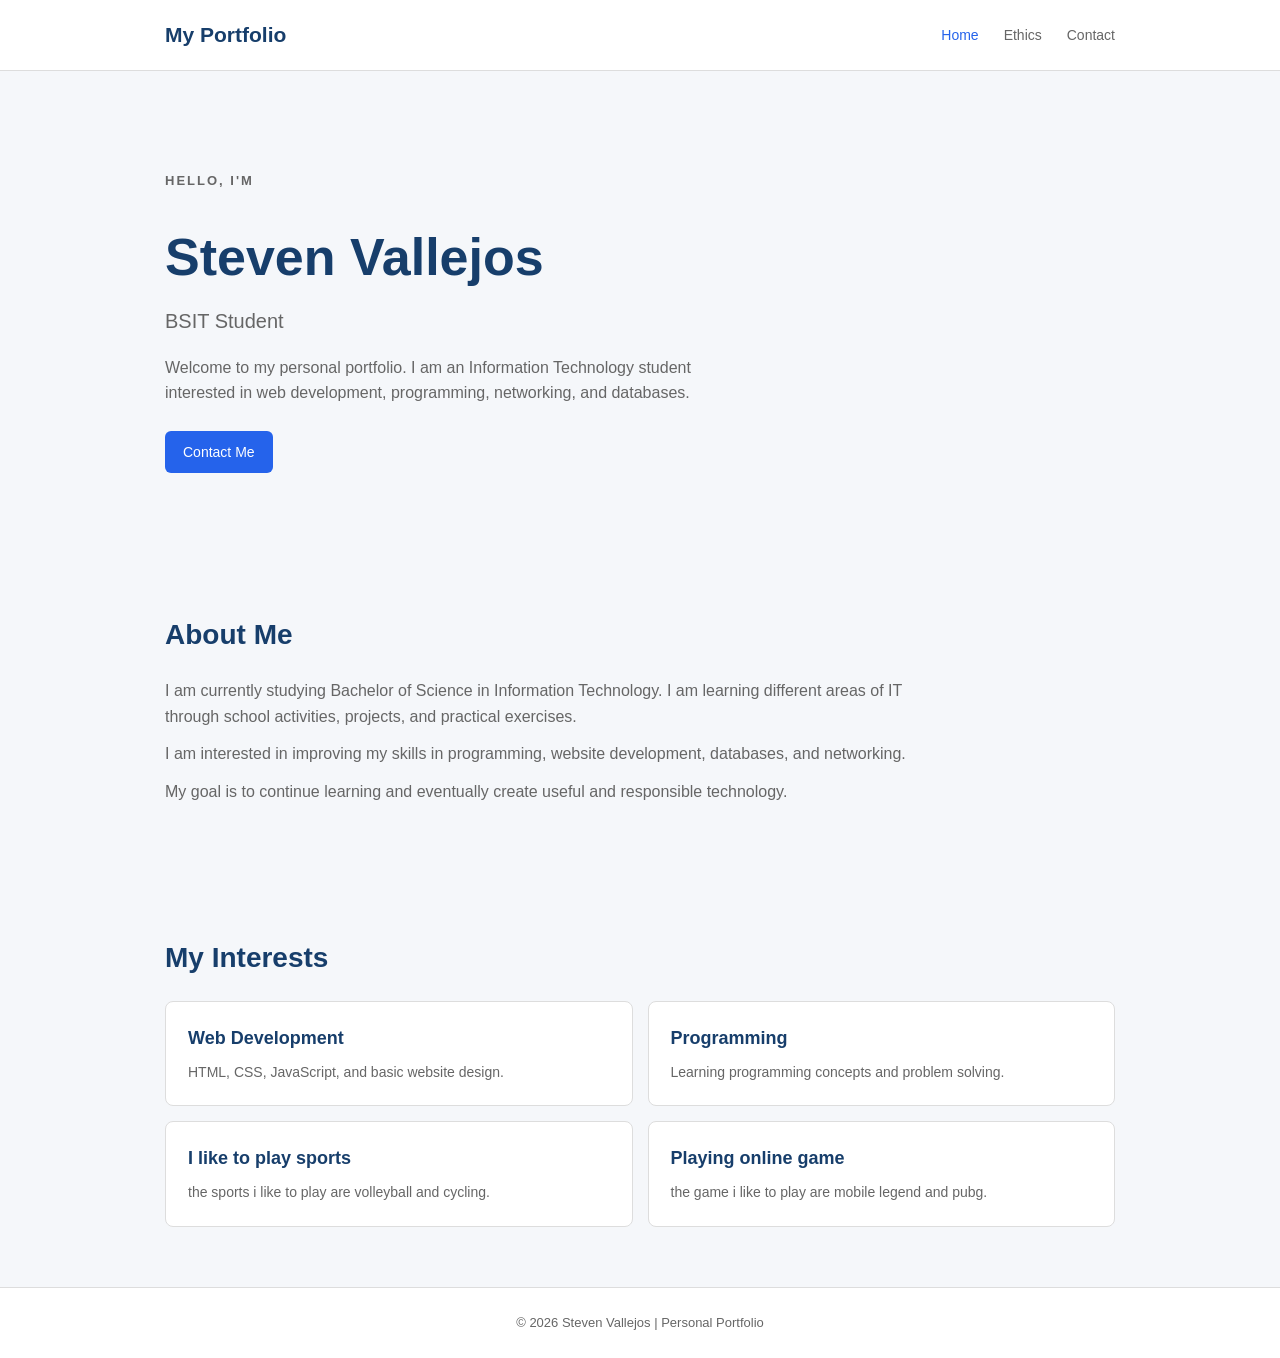
<file: index.html>
<!DOCTYPE html>
<html lang="en">

<head>
    <meta charset="UTF-8">
    <meta name="viewport" content="width=device-width, initial-scale=1.0">

    <title>Steven Vallejos | Portfolio</title>

    <link rel="stylesheet" href="style.css">
</head>

<body>

    <header>
        <nav class="navbar">

            <h1 class="logo">My Portfolio</h1>

            <ul class="nav-links">
                <li><a href="index.html" class="active">Home</a></li>
                <li><a href="ethics.html">Ethics</a></li>
                <li><a href="contact.html">Contact</a></li>
            </ul>

        </nav>
    </header>


    <main>

        <section class="home">

            <p class="intro">HELLO, I'M</p>

            <h2>Steven Vallejos</h2>

            <h3>BSIT Student</h3>

            <p>
                Welcome to my personal portfolio. I am an Information
                Technology student interested in web development,
                programming, networking, and databases.
            </p>

            <a href="contact.html" class="button">
                Contact Me
            </a>

        </section>


        <section class="about">

            <h2>About Me</h2>

            <p>
                I am currently studying Bachelor of Science in Information
                Technology. I am learning different areas of IT through
                school activities, projects, and practical exercises.
            </p>

            <p>
                I am interested in improving my skills in programming,
                website development, databases, and networking.
            </p>

            <p>
                My goal is to continue learning and eventually create
                useful and responsible technology.
            </p>

        </section>


        <section class="skills">

            <h2>My Interests</h2>

            <div class="skill-list">

                <div class="skill">
                    <h3>Web Development</h3>
                    <p>
                        HTML, CSS, JavaScript, and basic website design.
                    </p>
                </div>

                <div class="skill">
                    <h3>Programming</h3>
                    <p>
                        Learning programming concepts and problem solving.
                    </p>
                </div>

                <div class="skill">
                    <h3>I like to play sports</h3>
                    <p>
                        the sports i like to play are volleyball and cycling.
                    </p>
                </div>

                <div class="skill">
                    <h3>Playing online game</h3>
                    <p>
                        the game i like to play are mobile legend and pubg.
                    </p>
                </div>

            </div>

        </section>

    </main>


    <footer>
        <p>
            &copy; 2026 Steven Vallejos | Personal Portfolio
        </p>
    </footer>

</body>

</html>
</file>
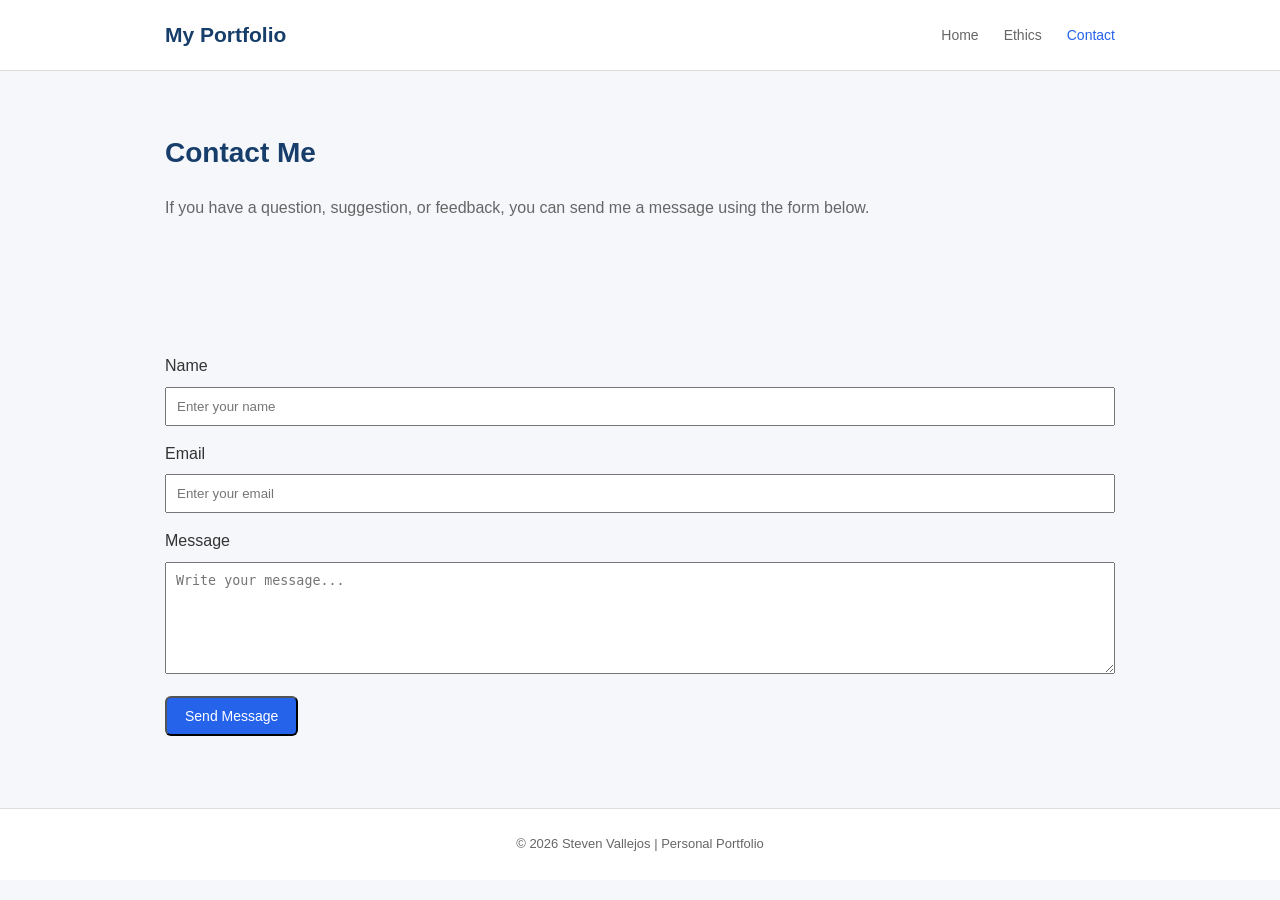
<file: contact.html>
<!DOCTYPE html>
<html lang="en">

<head>
    <meta charset="UTF-8">
    <meta name="viewport" content="width=device-width, initial-scale=1.0">

    <title>Contact | Steven's Portfolio</title>

    <link rel="stylesheet" href="style.css">
</head>

<body>

    <header>
        <nav class="navbar">

            <h1 class="logo">My Portfolio</h1>

            <ul class="nav-links">
                <li><a href="index.html">Home</a></li>
                <li><a href="ethics.html">Ethics</a></li>
                <li><a href="contact.html" class="active">Contact</a></li>
            </ul>

        </nav>
    </header>


    <main>

        <section class="about">

            <h2>Contact Me</h2>

            <p>
                If you have a question, suggestion, or feedback,
                you can send me a message using the form below.
            </p>

        </section>


        <section class="about">

            <form id="contactForm">

                <label for="name">
                    Name
                </label>

                <br>

                <input
                    type="text"
                    id="name"
                    name="name"
                    placeholder="Enter your name"
                    required
                    style="width: 100%; padding: 10px; margin: 8px 0 15px;"
                >

                <br>


                <label for="email">
                    Email
                </label>

                <br>

                <input
                    type="email"
                    id="email"
                    name="email"
                    placeholder="Enter your email"
                    required
                    style="width: 100%; padding: 10px; margin: 8px 0 15px;"
                >

                <br>


                <label for="message">
                    Message
                </label>

                <br>

                <textarea
                    id="message"
                    name="message"
                    rows="6"
                    placeholder="Write your message..."
                    required
                    style="width: 100%; padding: 10px; margin: 8px 0 15px;"
                ></textarea>

                <br>


                <button type="submit" class="button">
                    Send Message
                </button>

            </form>


            <p id="formMessage"></p>

        </section>

    </main>


    <footer>
        <p>
            &copy; 2026 Steven Vallejos | Personal Portfolio
        </p>
    </footer>


    <script src="script.js"></script>

</body>

</html>
</file>
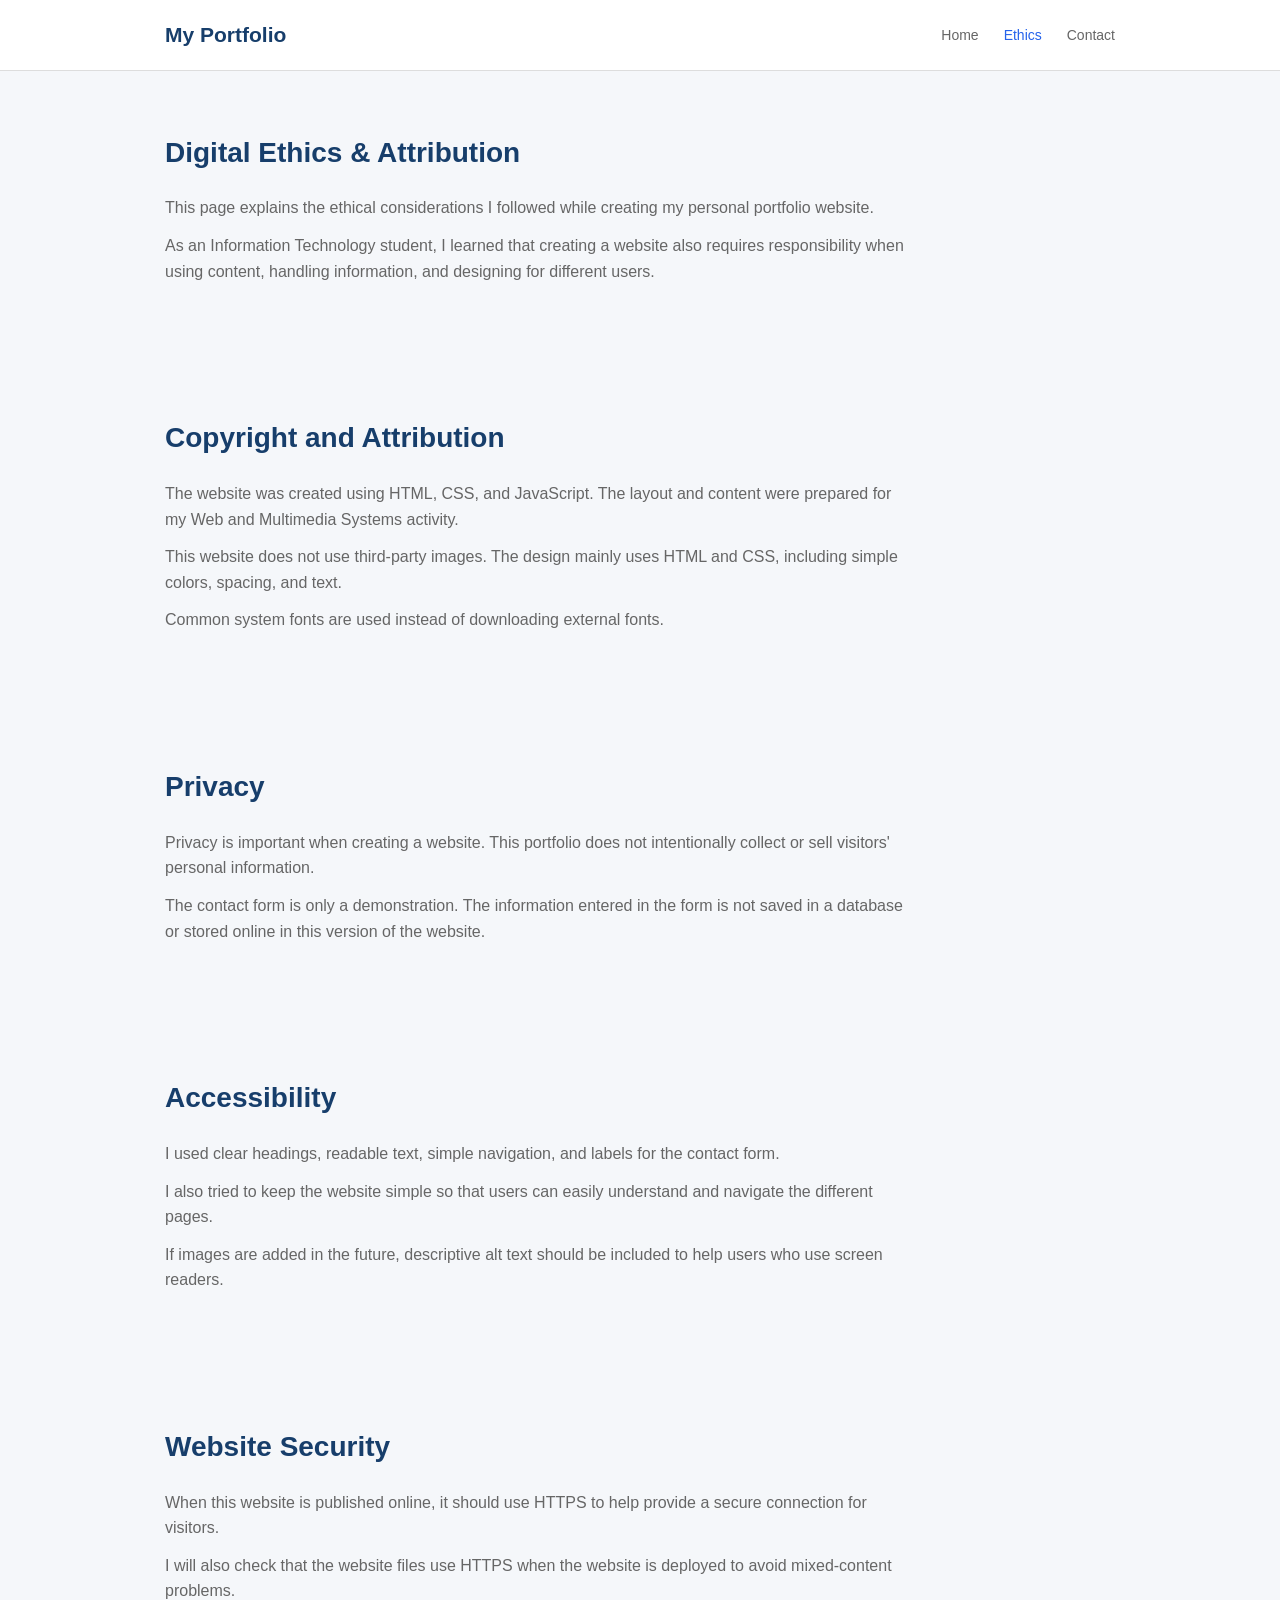
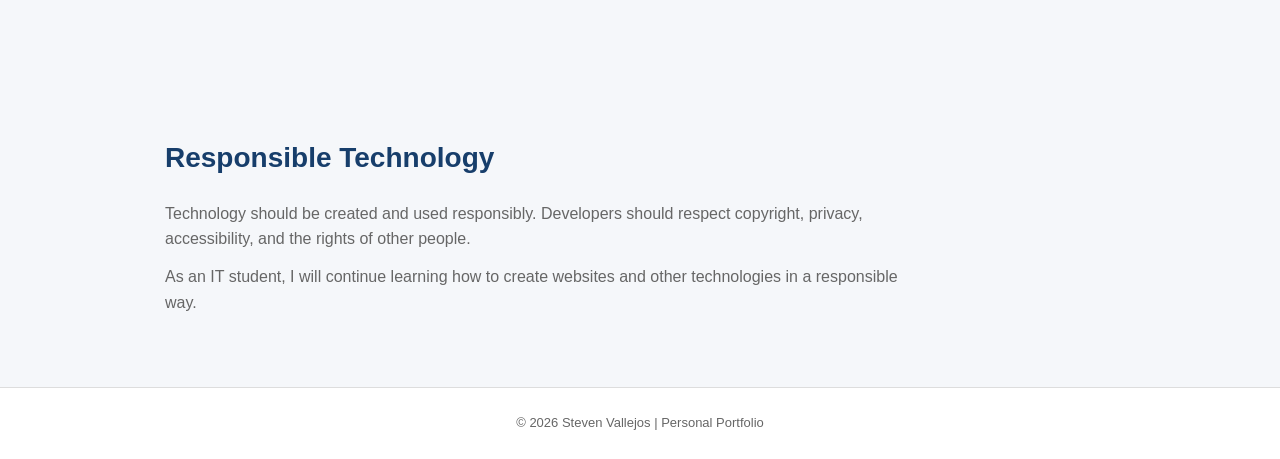
<file: ethics.html>
<!DOCTYPE html>
<html lang="en">

<head>
    <meta charset="UTF-8">
    <meta name="viewport" content="width=device-width, initial-scale=1.0">

    <title>Ethics | Steven's Portfolio</title>

    <link rel="stylesheet" href="style.css">
</head>

<body>

    <header>
        <nav class="navbar">

            <h1 class="logo">My Portfolio</h1>

            <ul class="nav-links">
                <li><a href="index.html">Home</a></li>
                <li><a href="ethics.html" class="active">Ethics</a></li>
                <li><a href="contact.html">Contact</a></li>
            </ul>

        </nav>
    </header>


    <main>

        <section class="about">

            <h2>Digital Ethics & Attribution</h2>

            <p>
                This page explains the ethical considerations I followed
                while creating my personal portfolio website.
            </p>

            <p>
                As an Information Technology student, I learned that
                creating a website also requires responsibility when
                using content, handling information, and designing for
                different users.
            </p>

        </section>


        <section class="about">

            <h2>Copyright and Attribution</h2>

            <p>
                The website was created using HTML, CSS, and JavaScript.
                The layout and content were prepared for my Web and
                Multimedia Systems activity.
            </p>

            <p>
                This website does not use third-party images. The design
                mainly uses HTML and CSS, including simple colors,
                spacing, and text.
            </p>

            <p>
                Common system fonts are used instead of downloading
                external fonts.
            </p>

        </section>


        <section class="about">

            <h2>Privacy</h2>

            <p>
                Privacy is important when creating a website. This
                portfolio does not intentionally collect or sell visitors'
                personal information.
            </p>

            <p>
                The contact form is only a demonstration. The information
                entered in the form is not saved in a database or stored
                online in this version of the website.
            </p>

        </section>


        <section class="about">

            <h2>Accessibility</h2>

            <p>
                I used clear headings, readable text, simple navigation,
                and labels for the contact form.
            </p>

            <p>
                I also tried to keep the website simple so that users can
                easily understand and navigate the different pages.
            </p>

            <p>
                If images are added in the future, descriptive alt text
                should be included to help users who use screen readers.
            </p>

        </section>


        <section class="about">

            <h2>Website Security</h2>

            <p>
                When this website is published online, it should use HTTPS
                to help provide a secure connection for visitors.
            </p>

            <p>
                I will also check that the website files use HTTPS when
                the website is deployed to avoid mixed-content problems.
            </p>

        </section>


        <section class="about">

            <h2>Responsible Technology</h2>

            <p>
                Technology should be created and used responsibly.
                Developers should respect copyright, privacy,
                accessibility, and the rights of other people.
            </p>

            <p>
                As an IT student, I will continue learning how to create
                websites and other technologies in a responsible way.
            </p>

        </section>

    </main>


    <footer>
        <p>
            &copy; 2026 Steven Vallejos | Personal Portfolio
        </p>
    </footer>

</body>

</html>
</file>
<file: style.css>
/* =========================
   BASIC SETTINGS
   ========================= */

:root {
    --primary: #173e6b;
    --accent: #2563EB;
    --background: #F5F7FA;
    --white: #FFFFFF;
    --text: #333333;
    --muted: #666666;
    --border: #DDDDDD;
}

* {
    margin: 0;
    padding: 0;
    box-sizing: border-box;
}

body {
    font-family: Arial, Helvetica, sans-serif;
    background: var(--background);
    color: var(--text);
    line-height: 1.6;
}


/* =========================
   NAVIGATION
   ========================= */

header {
    background: var(--white);
    border-bottom: 1px solid var(--border);
}

.navbar {
    max-width: 1000px;
    margin: auto;
    padding: 18px 25px;

    display: flex;
    justify-content: space-between;
    align-items: center;
}

.logo {
    color: var(--primary);
    font-size: 21px;
}

.nav-links {
    display: flex;
    list-style: none;
    gap: 25px;
}

.nav-links a {
    color: var(--muted);
    text-decoration: none;
    font-size: 14px;
}

.nav-links a:hover,
.nav-links .active {
    color: var(--accent);
}


/* =========================
   HOME
   ========================= */

.home {
    max-width: 1000px;
    margin: auto;
    padding: 100px 25px 80px;
}

.intro {
    color: var(--accent);
    font-size: 13px;
    font-weight: bold;
    letter-spacing: 2px;
    margin-bottom: 10px;
}

.home h2 {
    color: var(--primary);
    font-size: 52px;
    margin-bottom: 5px;
}

.home h3 {
    color: var(--muted);
    font-size: 20px;
    font-weight: normal;
    margin-bottom: 18px;
}

.home > p {
    max-width: 600px;
    color: var(--muted);
    margin-bottom: 25px;
}


/* =========================
   BUTTON
   ========================= */

.button {
    display: inline-block;
    background: var(--accent);
    color: white;
    text-decoration: none;
    padding: 10px 18px;
    border-radius: 6px;
    font-size: 14px;
}

.button:hover {
    background: var(--primary);
}


/* =========================
   ABOUT
   ========================= */

.about,
.skills {
    max-width: 1000px;
    margin: auto;
    padding: 60px 25px;
}

.about h2,
.skills h2 {
    color: var(--primary);
    font-size: 28px;
    margin-bottom: 20px;
}

.about p {
    max-width: 750px;
    color: var(--muted);
    margin-bottom: 12px;
}


/* =========================
   INTERESTS
   ========================= */

.skills {
    background: var(--background);
}

.skill-list {
    display: grid;
    grid-template-columns: repeat(2, 1fr);
    gap: 15px;
}

.skill {
    background: var(--white);
    border: 1px solid var(--border);
    padding: 22px;
    border-radius: 8px;
}

.skill h3 {
    color: var(--primary);
    font-size: 18px;
    margin-bottom: 8px;
}

.skill p {
    color: var(--muted);
    font-size: 14px;
}


/* =========================
   FOOTER
   ========================= */

footer {
    background: var(--white);
    border-top: 1px solid var(--border);
    text-align: center;
    padding: 25px;
    color: var(--muted);
    font-size: 13px;
}


/* =========================
   MOBILE
   ========================= */

@media (max-width: 700px) {

    .navbar {
        flex-direction: column;
        gap: 12px;
    }

    .nav-links {
        gap: 18px;
    }

    .home {
        padding: 70px 20px;
    }

    .home h2 {
        font-size: 40px;
    }

    .about,
    .skills {
        padding: 50px 20px;
    }

    .skill-list {
        grid-template-columns: 1fr;
    }
}
</file>
